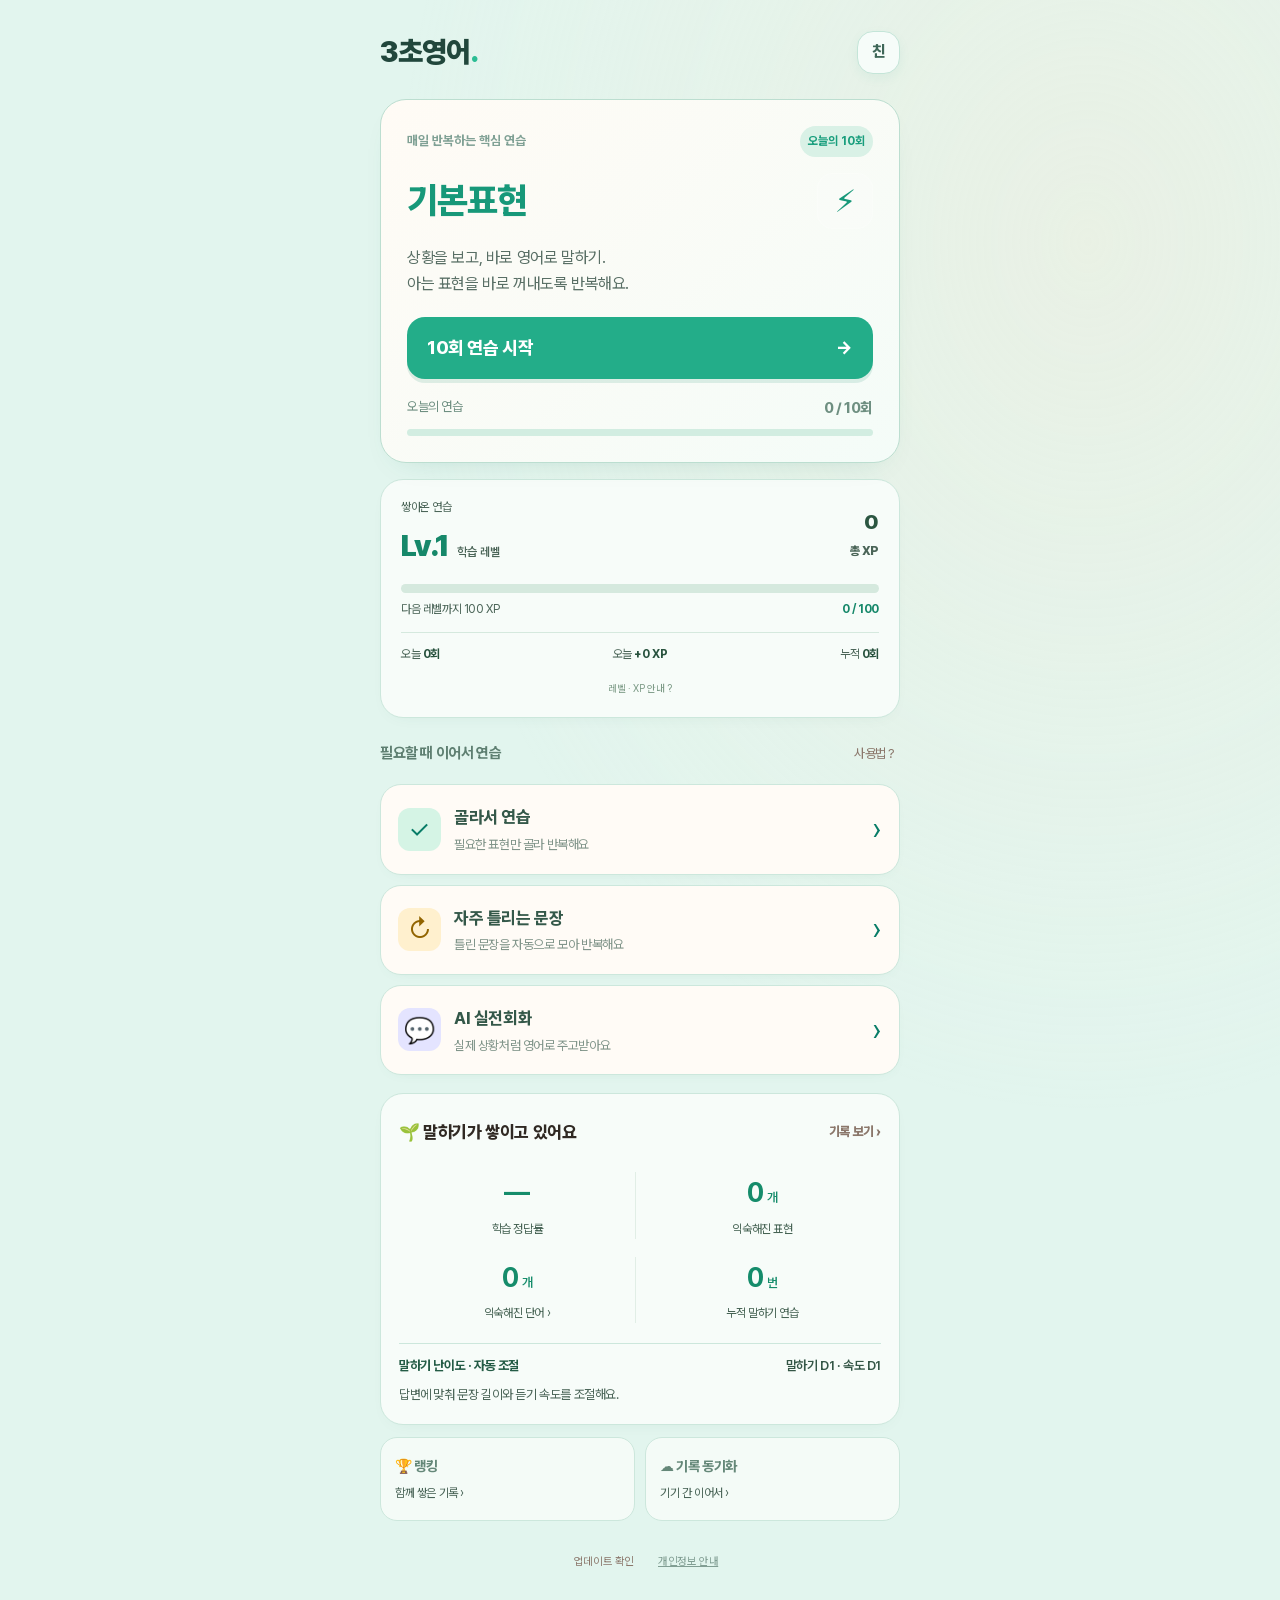
<file: index.html>
<!doctype html>
<html lang="ko">
<head>
<meta charset="utf-8">
<meta name="viewport" content="width=device-width,initial-scale=1,viewport-fit=cover">
<meta name="theme-color" content="#e2f5ee">
<meta name="description" content="상황을 보고 영어로 말하는 반복 연습. 기본표현, 골라서 연습, 자주 틀리는 문장, AI 실전회화.">
<title>3초영어</title>
<!-- APP_VERSION = "v4.10.2" : lets the previous installed web app detect this update. -->
<script>
if (location.origin === 'https://offline.appassets.androidplatform.net') {
  window.srOfflinePractice = true;
  document.documentElement.classList.add('offline-practice');
}
</script>
<style>
.offline-practice #engReal, .offline-practice .home-tools, .offline-practice #verFoot,
.offline-practice #profileRank, .offline-practice #profileSync, .offline-practice #onlineProfileHeading,
.offline-practice #answerAi, .offline-practice #answerVoice,
.offline-practice:not(.offline-mic) #autoMic,
.offline-practice:not(.offline-mic) #practiceAnswerWord,
.offline-practice:not(.offline-mic) #wordPracticeMic,
.offline-practice:not(.offline-mic) #wordPracticeStatus,
.offline-practice:not(.offline-mic) .vocab-item > span:last-child { display: none !important; }
</style>
<link rel="icon" href="icon-192.png">
<link rel="manifest" href="manifest.webmanifest">
<link rel="preload" as="image" href="mascot-welcome.png">
<link rel="preload" as="image" href="mascot-guide.png">
<link rel="preload" as="image" href="mascot-listen.png">
<link rel="preload" as="image" href="mascot-cheer.png">
<link rel="stylesheet" href="practice.css?v=4.7.5">
</head>
<body>
<main id="setup" class="home">
  <header class="home-heading"><div><h1>3초영어<span class="brand-dot">.</span></h1></div><button id="profileBtn" class="profile-pill" aria-label="내 프로필">나</button></header>
  <button id="engTravel" class="menu-card travel primary-practice"><span class="core-label">매일 반복하는 핵심 연습 <b>오늘의 10회</b></span><span class="core-title">기본표현<span class="core-symbol">⚡</span></span><span class="core-description">상황을 보고, 바로 영어로 말하기.<br>아는 표현을 바로 꺼내도록 반복해요.</span><span class="core-cta"><span id="coreStartLabel">10회 연습 시작</span><span>→</span></span><span id="coreToday" class="core-today"></span></button>
  <section id="rewardZone" class="reward-panel" aria-label="레벨과 경험치"></section>
  <div class="section-label"><h2>필요할 때 이어서 연습</h2><button id="tutorialBtn" class="quiet">사용법 ?</button></div>
  <nav class="practice-menu" aria-label="연습 선택">
    <button id="engStudy" class="menu-card"><span class="menu-icon">✓</span><span><b>골라서 연습</b><small id="engStudySub">필요한 표현만 골라 반복해요</small></span><span class="arrow">›</span></button>
    <button id="engMiss" class="menu-card"><span class="menu-icon">↻</span><span><b>자주 틀리는 문장</b><small id="engMissSub">틀린 문장을 모아 다시 말해요</small></span><span class="arrow">›</span></button>
    <button id="engReal" class="menu-card"><span class="menu-icon">💬</span><span><b>AI 실전회화</b><small>실제 상황처럼 영어로 주고받아요</small></span><span class="arrow">›</span></button>
  </nav>
  <section id="growthZone" class="growth-panel" aria-label="실력과 성장"></section>
  <div class="home-tools"><button id="rankBtn" class="tool-card">🏆 랭킹 <span>함께 쌓은 기록 ›</span></button><button id="syncBtn" class="tool-card">☁️ 기록 동기화 <span id="syncSummary">기기 간 이어서 ›</span></button></div>
  <p id="notice" role="status" class="notice"></p>
  <footer><button id="verFoot" class="quiet">업데이트 확인</button><span id="offlineVersion" hidden></span><a href="privacy.html">개인정보 안내</a></footer>
</main>
<section id="sprint" class="practice-stage" aria-label="표현 연습" hidden><div id="sprintScroll"></div></section>
<section id="stage" class="chat-stage" style="display:none" aria-label="AI 실전회화" hidden>
  <header class="chat-heading"><button id="chatBack" class="quiet" aria-label="홈으로">‹</button><h2 id="sceneTitle">AI 실전회화</h2><button id="ttsBtn" class="quiet" aria-pressed="true" aria-label="영어 자동 읽기">🔊</button></header>
  <div id="nativeVoiceControls" hidden><button id="nativeVoiceStart" class="quiet">🎙 음성으로 대화</button><button id="nativeVoiceStop" class="quiet" hidden>음성 멈추기</button><button id="nativePlanSettings" class="quiet">ChatGPT 연결</button><p id="nativeVoiceStatus" role="status"></p></div>
  <div id="thread" class="thread"><div id="threadInner"></div></div>
  <div class="chat-help"><button id="helpBtn" class="quiet">막혔어요</button><button id="fbBtn" class="quiet">내 표현 확인</button></div>
  <div class="chat-input"><button id="micBtn" class="quiet" aria-label="말해서 답하기">🎤</button><textarea id="msg" rows="1" placeholder="영어로 답해보세요" aria-label="영어 답변"></textarea><button id="sendBtn" class="primary">보내기</button></div>
</section>
<script src="practice-data.js?v=4.10.2"></script>
<script src="practice-ai.js?v=4.10.2"></script>
<script src="practice-session.js?v=4.8.0"></script>
<script src="practice.js?v=4.10.2"></script>
<script src="home-support.js?v=4.10.2"></script>
<script src="android-native.js?v=4.10.3"></script>
</body>
</html>
</file>
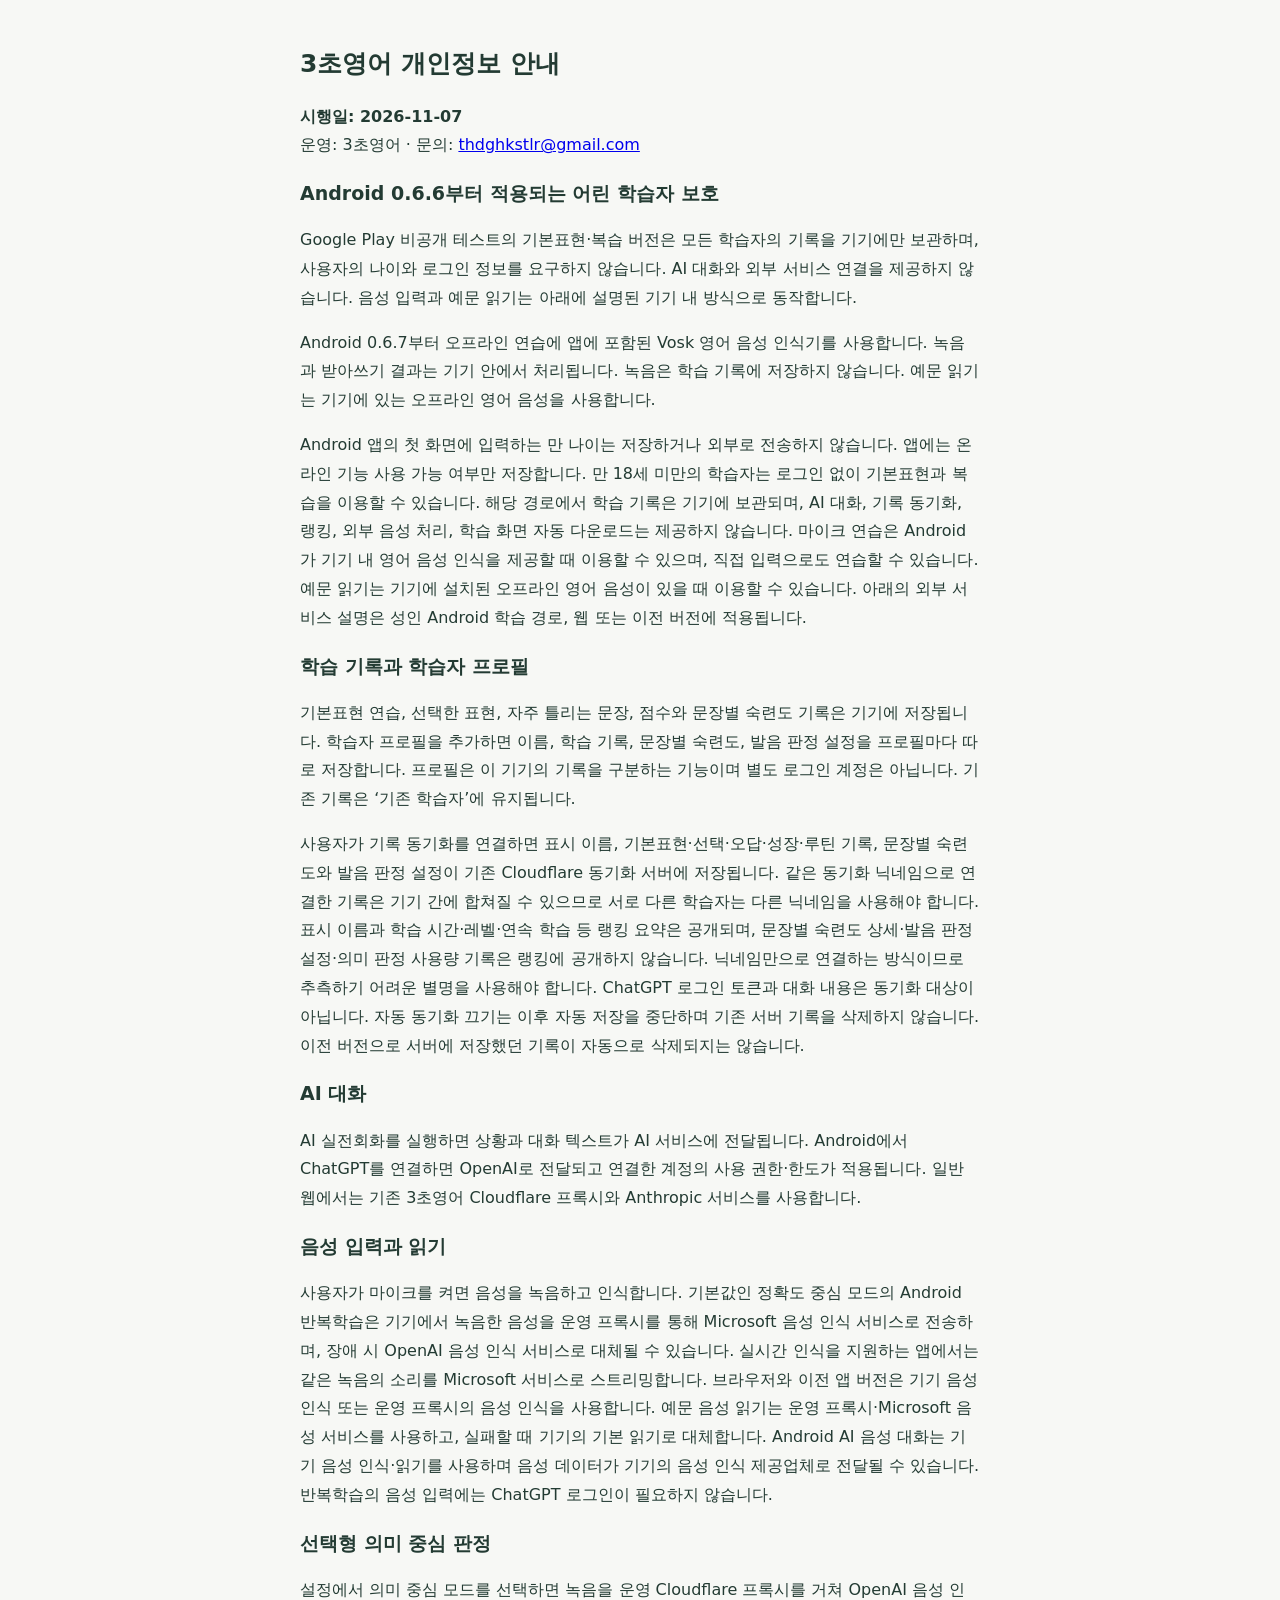
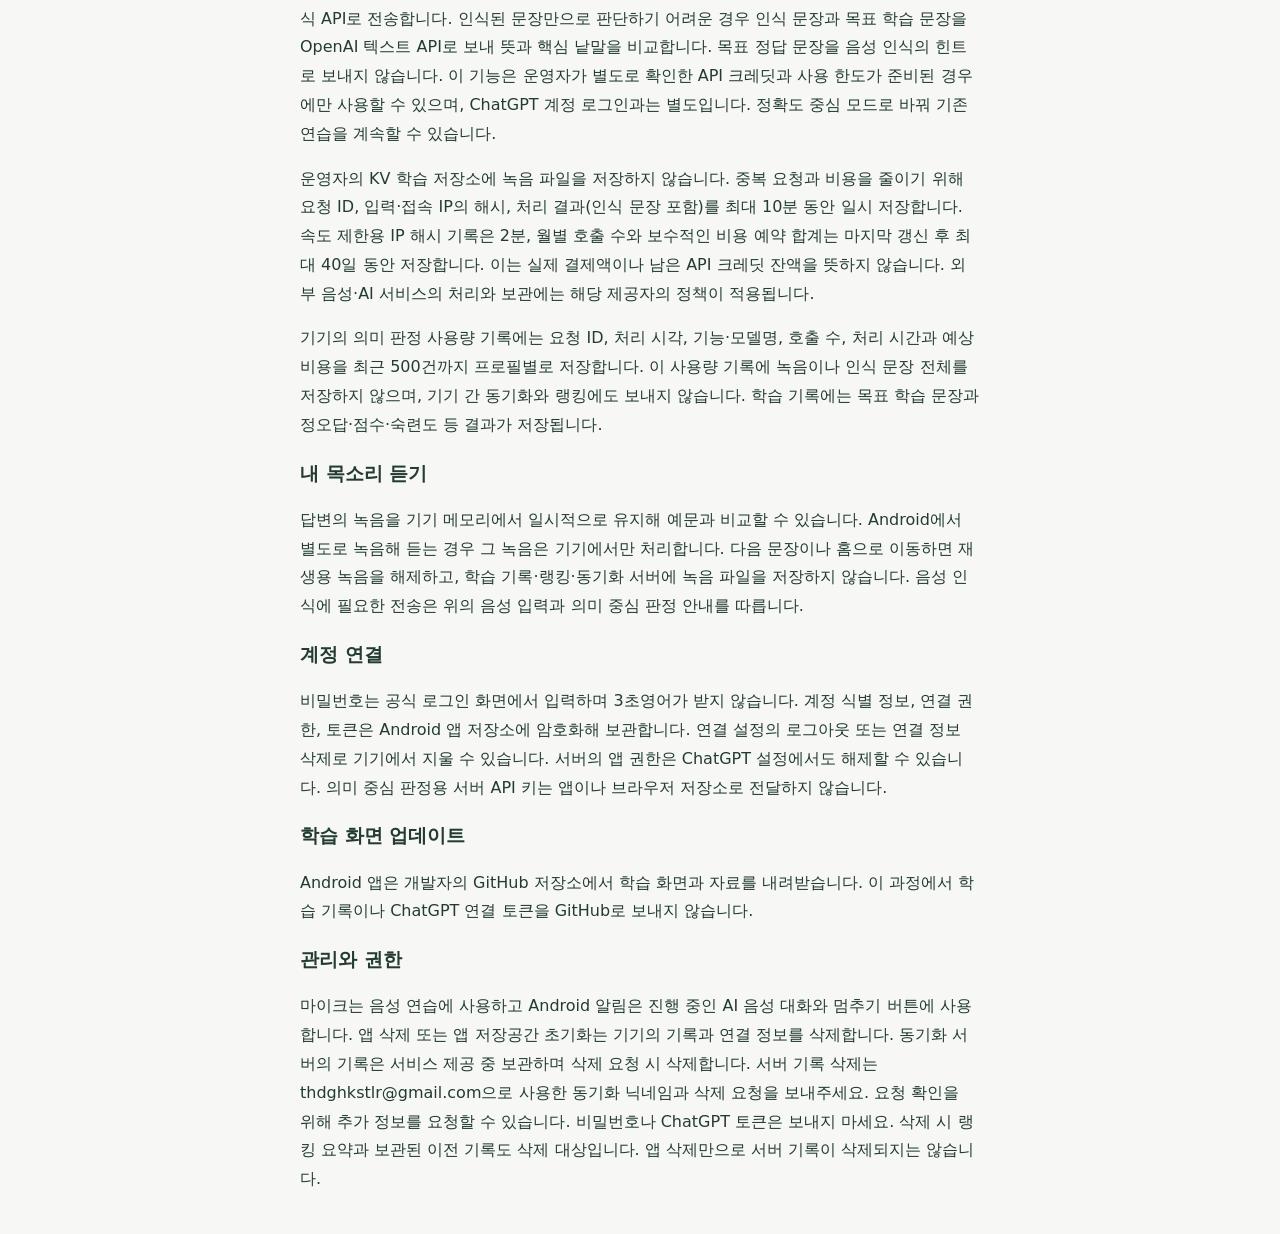
<file: privacy.html>
<!doctype html>
<html lang="ko">
<meta charset="utf-8">
<meta name="viewport" content="width=device-width,initial-scale=1">
<title>3초영어 개인정보 안내</title>
<style>body{font:16px/1.8 system-ui;color:#233b33;background:#f7f8f5;margin:0}main{max-width:680px;margin:auto;padding:24px}h1{font-size:25px}h2{font-size:19px}</style>
<main>
<h1>3초영어 개인정보 안내</h1>
<p><b>시행일: 2026-11-07</b><br>운영: 3초영어 · 문의: <a href="mailto:thdghkstlr@gmail.com">thdghkstlr@gmail.com</a></p>
<h2>Android 0.6.6부터 적용되는 어린 학습자 보호</h2>
<p>Google Play 비공개 테스트의 기본표현·복습 버전은 모든 학습자의 기록을 기기에만 보관하며, 사용자의 나이와 로그인 정보를 요구하지 않습니다. AI 대화와 외부 서비스 연결을 제공하지 않습니다. 음성 입력과 예문 읽기는 아래에 설명된 기기 내 방식으로 동작합니다.</p>
<p>Android 0.6.7부터 오프라인 연습에 앱에 포함된 Vosk 영어 음성 인식기를 사용합니다. 녹음과 받아쓰기 결과는 기기 안에서 처리됩니다. 녹음은 학습 기록에 저장하지 않습니다. 예문 읽기는 기기에 있는 오프라인 영어 음성을 사용합니다.</p>
<p>Android 앱의 첫 화면에 입력하는 만 나이는 저장하거나 외부로 전송하지 않습니다. 앱에는 온라인 기능 사용 가능 여부만 저장합니다. 만 18세 미만의 학습자는 로그인 없이 기본표현과 복습을 이용할 수 있습니다. 해당 경로에서 학습 기록은 기기에 보관되며, AI 대화, 기록 동기화, 랭킹, 외부 음성 처리, 학습 화면 자동 다운로드는 제공하지 않습니다. 마이크 연습은 Android가 기기 내 영어 음성 인식을 제공할 때 이용할 수 있으며, 직접 입력으로도 연습할 수 있습니다. 예문 읽기는 기기에 설치된 오프라인 영어 음성이 있을 때 이용할 수 있습니다. 아래의 외부 서비스 설명은 성인 Android 학습 경로, 웹 또는 이전 버전에 적용됩니다.</p>
<h2>학습 기록과 학습자 프로필</h2>
<p>기본표현 연습, 선택한 표현, 자주 틀리는 문장, 점수와 문장별 숙련도 기록은 기기에 저장됩니다. 학습자 프로필을 추가하면 이름, 학습 기록, 문장별 숙련도, 발음 판정 설정을 프로필마다 따로 저장합니다. 프로필은 이 기기의 기록을 구분하는 기능이며 별도 로그인 계정은 아닙니다. 기존 기록은 ‘기존 학습자’에 유지됩니다.</p>
<p>사용자가 기록 동기화를 연결하면 표시 이름, 기본표현·선택·오답·성장·루틴 기록, 문장별 숙련도와 발음 판정 설정이 기존 Cloudflare 동기화 서버에 저장됩니다. 같은 동기화 닉네임으로 연결한 기록은 기기 간에 합쳐질 수 있으므로 서로 다른 학습자는 다른 닉네임을 사용해야 합니다. 표시 이름과 학습 시간·레벨·연속 학습 등 랭킹 요약은 공개되며, 문장별 숙련도 상세·발음 판정 설정·의미 판정 사용량 기록은 랭킹에 공개하지 않습니다. 닉네임만으로 연결하는 방식이므로 추측하기 어려운 별명을 사용해야 합니다. ChatGPT 로그인 토큰과 대화 내용은 동기화 대상이 아닙니다. 자동 동기화 끄기는 이후 자동 저장을 중단하며 기존 서버 기록을 삭제하지 않습니다. 이전 버전으로 서버에 저장했던 기록이 자동으로 삭제되지는 않습니다.</p>
<h2>AI 대화</h2>
<p>AI 실전회화를 실행하면 상황과 대화 텍스트가 AI 서비스에 전달됩니다. Android에서 ChatGPT를 연결하면 OpenAI로 전달되고 연결한 계정의 사용 권한·한도가 적용됩니다. 일반 웹에서는 기존 3초영어 Cloudflare 프록시와 Anthropic 서비스를 사용합니다.</p>
<h2>음성 입력과 읽기</h2>
<p>사용자가 마이크를 켜면 음성을 녹음하고 인식합니다. 기본값인 정확도 중심 모드의 Android 반복학습은 기기에서 녹음한 음성을 운영 프록시를 통해 Microsoft 음성 인식 서비스로 전송하며, 장애 시 OpenAI 음성 인식 서비스로 대체될 수 있습니다. 실시간 인식을 지원하는 앱에서는 같은 녹음의 소리를 Microsoft 서비스로 스트리밍합니다. 브라우저와 이전 앱 버전은 기기 음성 인식 또는 운영 프록시의 음성 인식을 사용합니다. 예문 음성 읽기는 운영 프록시·Microsoft 음성 서비스를 사용하고, 실패할 때 기기의 기본 읽기로 대체합니다. Android AI 음성 대화는 기기 음성 인식·읽기를 사용하며 음성 데이터가 기기의 음성 인식 제공업체로 전달될 수 있습니다. 반복학습의 음성 입력에는 ChatGPT 로그인이 필요하지 않습니다.</p>
<h2>선택형 의미 중심 판정</h2>
<p>설정에서 의미 중심 모드를 선택하면 녹음을 운영 Cloudflare 프록시를 거쳐 OpenAI 음성 인식 API로 전송합니다. 인식된 문장만으로 판단하기 어려운 경우 인식 문장과 목표 학습 문장을 OpenAI 텍스트 API로 보내 뜻과 핵심 낱말을 비교합니다. 목표 정답 문장을 음성 인식의 힌트로 보내지 않습니다. 이 기능은 운영자가 별도로 확인한 API 크레딧과 사용 한도가 준비된 경우에만 사용할 수 있으며, ChatGPT 계정 로그인과는 별도입니다. 정확도 중심 모드로 바꿔 기존 연습을 계속할 수 있습니다.</p>
<p>운영자의 KV 학습 저장소에 녹음 파일을 저장하지 않습니다. 중복 요청과 비용을 줄이기 위해 요청 ID, 입력·접속 IP의 해시, 처리 결과(인식 문장 포함)를 최대 10분 동안 일시 저장합니다. 속도 제한용 IP 해시 기록은 2분, 월별 호출 수와 보수적인 비용 예약 합계는 마지막 갱신 후 최대 40일 동안 저장합니다. 이는 실제 결제액이나 남은 API 크레딧 잔액을 뜻하지 않습니다. 외부 음성·AI 서비스의 처리와 보관에는 해당 제공자의 정책이 적용됩니다.</p>
<p>기기의 의미 판정 사용량 기록에는 요청 ID, 처리 시각, 기능·모델명, 호출 수, 처리 시간과 예상 비용을 최근 500건까지 프로필별로 저장합니다. 이 사용량 기록에 녹음이나 인식 문장 전체를 저장하지 않으며, 기기 간 동기화와 랭킹에도 보내지 않습니다. 학습 기록에는 목표 학습 문장과 정오답·점수·숙련도 등 결과가 저장됩니다.</p>
<h2>내 목소리 듣기</h2>
<p>답변의 녹음을 기기 메모리에서 일시적으로 유지해 예문과 비교할 수 있습니다. Android에서 별도로 녹음해 듣는 경우 그 녹음은 기기에서만 처리합니다. 다음 문장이나 홈으로 이동하면 재생용 녹음을 해제하고, 학습 기록·랭킹·동기화 서버에 녹음 파일을 저장하지 않습니다. 음성 인식에 필요한 전송은 위의 음성 입력과 의미 중심 판정 안내를 따릅니다.</p>
<h2>계정 연결</h2>
<p>비밀번호는 공식 로그인 화면에서 입력하며 3초영어가 받지 않습니다. 계정 식별 정보, 연결 권한, 토큰은 Android 앱 저장소에 암호화해 보관합니다. 연결 설정의 로그아웃 또는 연결 정보 삭제로 기기에서 지울 수 있습니다. 서버의 앱 권한은 ChatGPT 설정에서도 해제할 수 있습니다. 의미 중심 판정용 서버 API 키는 앱이나 브라우저 저장소로 전달하지 않습니다.</p>
<h2>학습 화면 업데이트</h2>
<p>Android 앱은 개발자의 GitHub 저장소에서 학습 화면과 자료를 내려받습니다. 이 과정에서 학습 기록이나 ChatGPT 연결 토큰을 GitHub로 보내지 않습니다.</p>
<h2>관리와 권한</h2>
<p>마이크는 음성 연습에 사용하고 Android 알림은 진행 중인 AI 음성 대화와 멈추기 버튼에 사용합니다. 앱 삭제 또는 앱 저장공간 초기화는 기기의 기록과 연결 정보를 삭제합니다. 동기화 서버의 기록은 서비스 제공 중 보관하며 삭제 요청 시 삭제합니다. 서버 기록 삭제는 thdghkstlr@gmail.com으로 사용한 동기화 닉네임과 삭제 요청을 보내주세요. 요청 확인을 위해 추가 정보를 요청할 수 있습니다. 비밀번호나 ChatGPT 토큰은 보내지 마세요. 삭제 시 랭킹 요약과 보관된 이전 기록도 삭제 대상입니다. 앱 삭제만으로 서버 기록이 삭제되지는 않습니다.</p>

</main>
</html>
</file>
